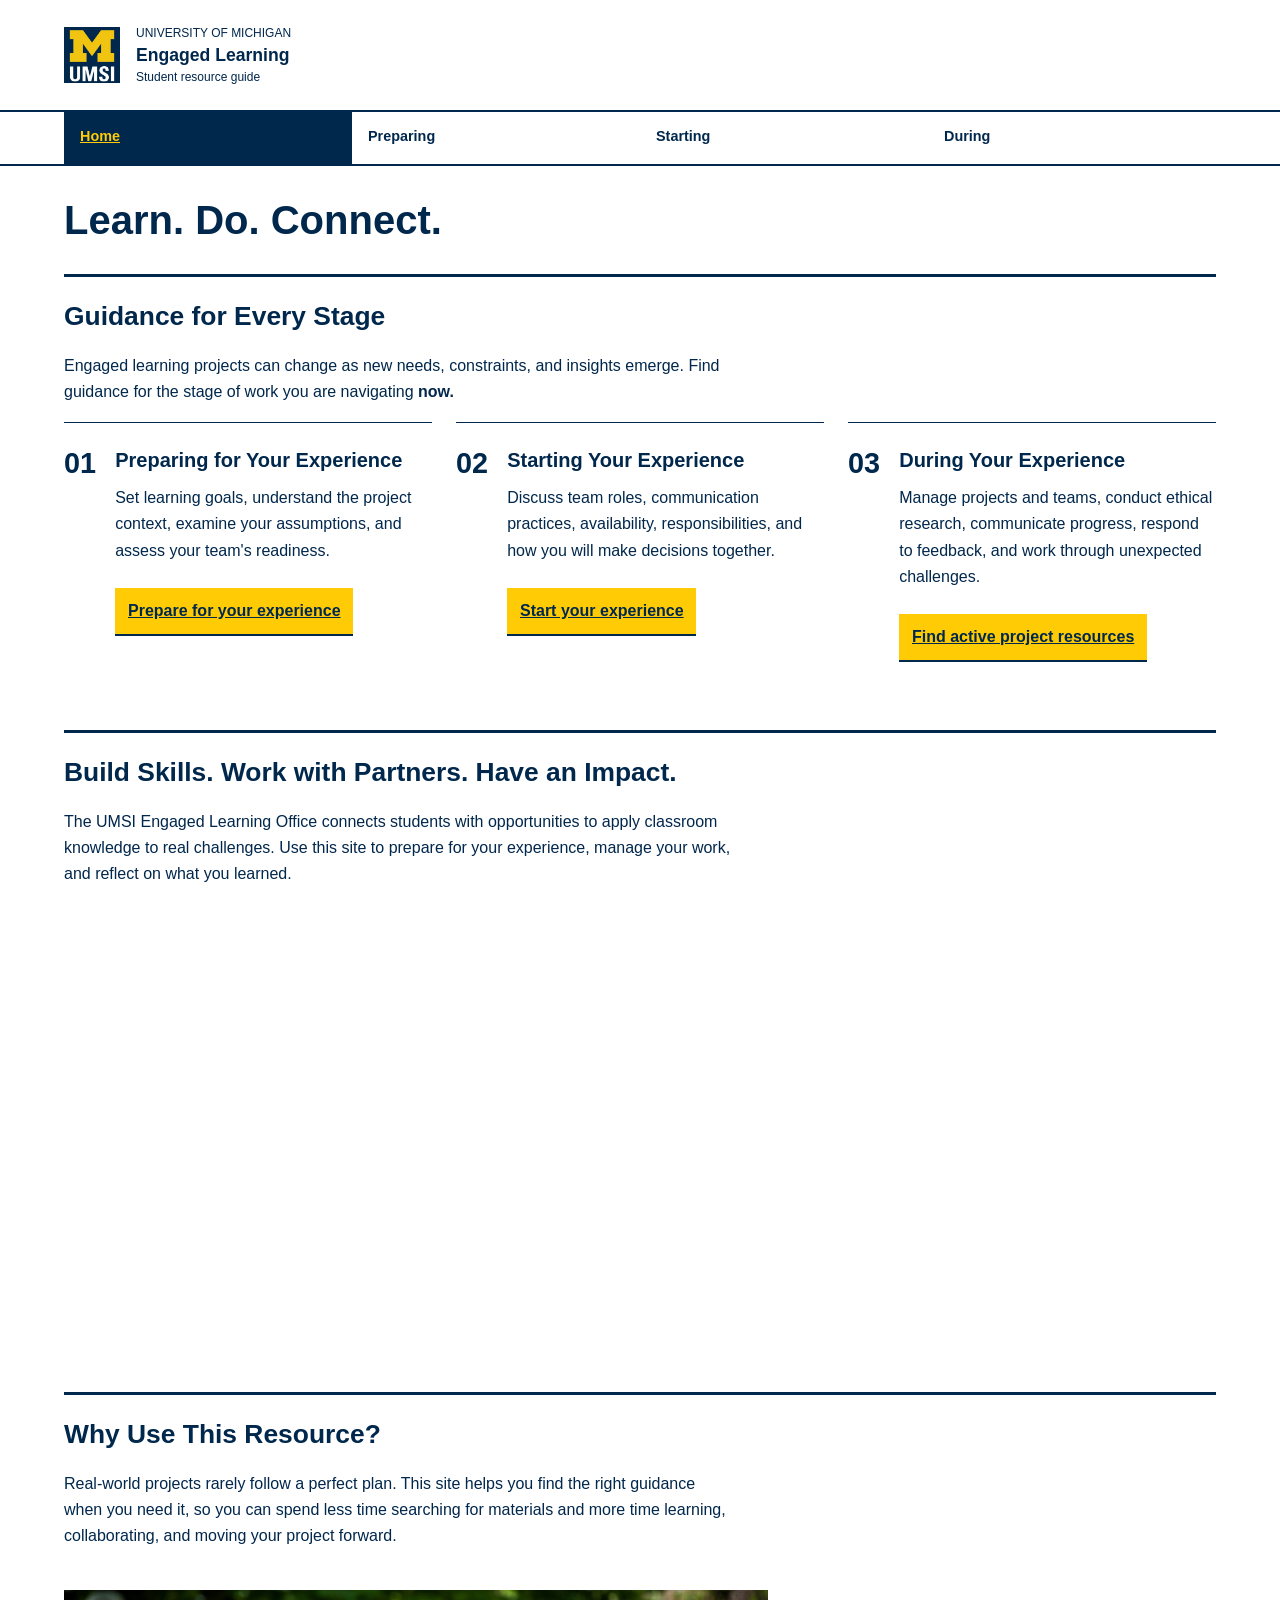
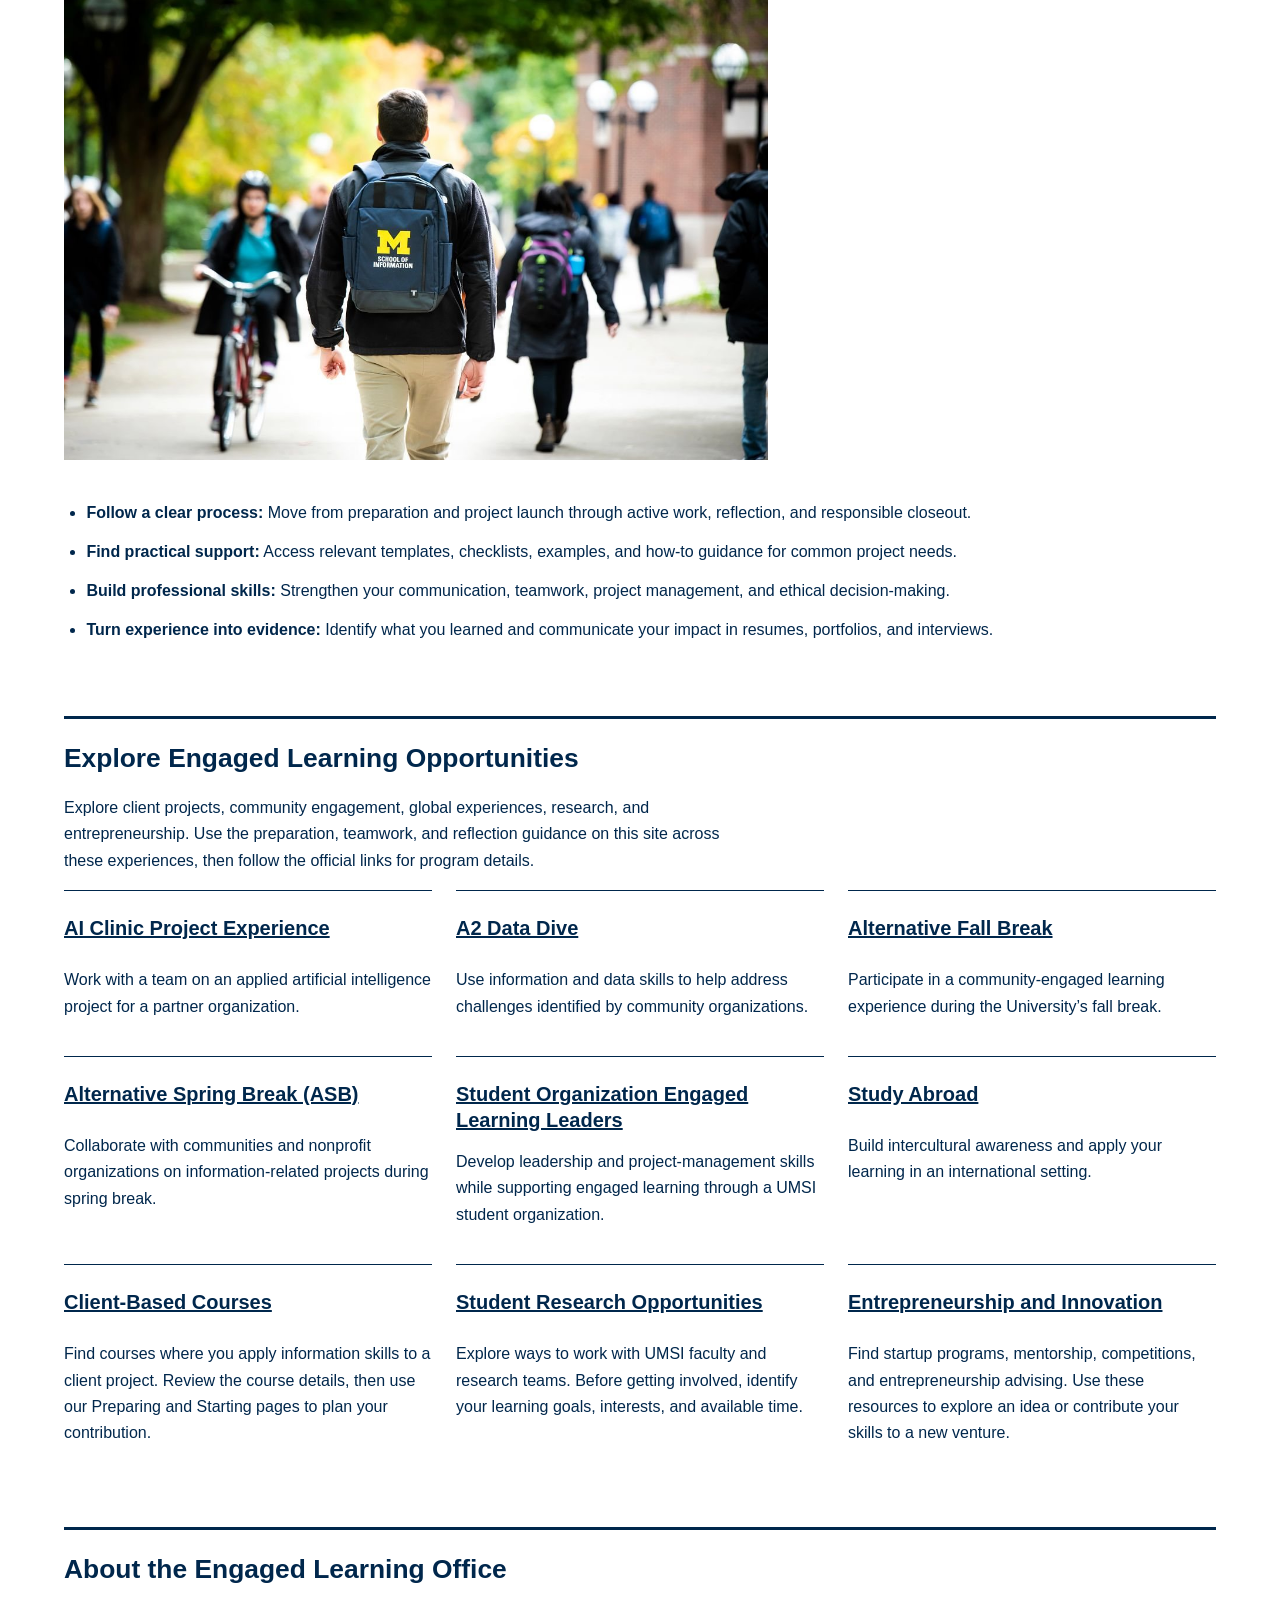
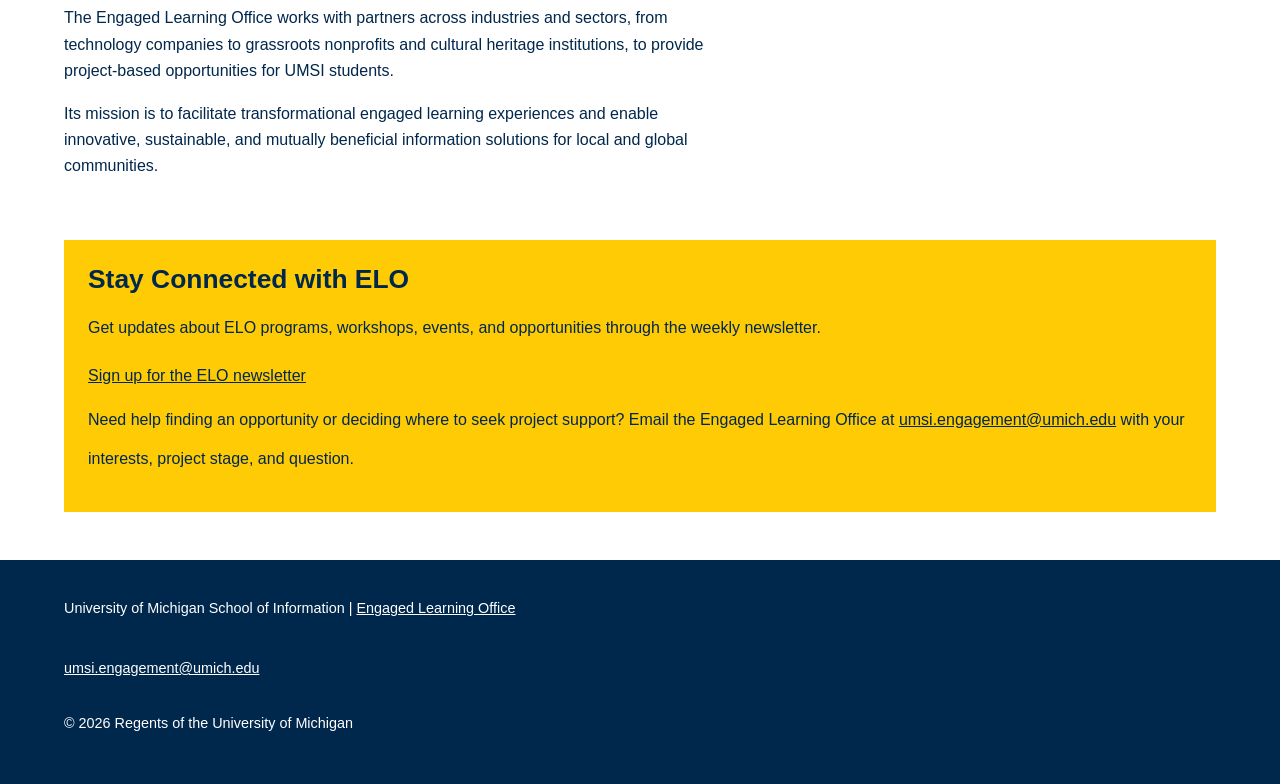
<file: index.html>
<!DOCTYPE html>
<!-- Adapted from course materials and the student's first deliverable; HTML/content revisions assisted by OpenAI Codex.
     Course starter: https://github.com/UMSIComplexWebDesign/client_project_starter_f26 -->

<html lang="en">
<head>
    <meta charset="UTF-8">
    <meta name="viewport" content="width=device-width, initial-scale=1.0">
    <title>Learn. Do. Connect. | UMSI Engaged Learning</title>
    <link rel="stylesheet" href="css/html5reset.css"><link rel="stylesheet" href="css/style.css">
</head>
<body>

    <header>
  <a href="#main" class="skip-link">Skip to Main Content</a>
        <div class="masthead"><img src="images/umsi_signature_vertical_informal_solidblue.jpg" alt="University of Michigan School of Information" width="400" height="400">
        <p class="brand">UNIVERSITY OF MICHIGAN<strong>Engaged Learning</strong>Student resource guide</p></div><nav aria-label="Main navigation">
            <ul>
                <li><a href="index.html" aria-current="page">Home</a></li>
                <li><a href="prep.html">Preparing</a></li>
                <li><a href="starting.html">Starting</a></li>
                <li><a href="during.html">During</a></li>
            </ul>
        </nav>
    </header>
    <main id="main" tabindex="-1">
    <section class="hero" aria-labelledby="page-title"><h1 id="page-title">Learn. Do. Connect.</h1>

    </section><section class="stage-links">
    <h2>Guidance for Every Stage</h2>
    <p>Engaged learning projects can change as new needs, constraints, and insights emerge. Find guidance for the stage of work you are navigating <strong>now.</strong></p>
    
    <article class="step">
      <span class="step-number" aria-hidden="true">01</span><h3>Preparing for Your Experience</h3>
      <p>Set learning goals, understand the project context, examine your assumptions, and assess your team's readiness.</p>
      <a href="prep.html">Prepare for your experience</a>
    </article>

    <article class="step">
      <span class="step-number" aria-hidden="true">02</span><h3>Starting Your Experience</h3>
      <p>Discuss team roles, communication practices, availability, responsibilities, and how you will make decisions together.</p>
      <a href="starting.html">Start your experience</a>
    </article>

    <article class="step">
      <span class="step-number" aria-hidden="true">03</span><h3>During Your Experience</h3>
      <p>Manage projects and teams, conduct ethical research, communicate progress, respond to feedback, and work through unexpected challenges.</p>
      <a href="during.html">Find active project resources</a>
    </article>
  </section>

   <section>
      <h2>Build Skills. Work with Partners. Have an Impact.</h2>
      <p>
       The UMSI Engaged Learning Office connects students with opportunities to apply classroom knowledge to real challenges. Use this site to prepare for your experience, manage your work, and reflect on what you learned.
      </p>

      <iframe width="560" height="315" src="https://www.youtube.com/embed/81ZO9RfIJEQ?si=tBp82YWZMl1u7CVS" title="UMSI students engage with real clients and real challenges" loading="lazy" allow="accelerometer; autoplay; clipboard-write; encrypted-media; gyroscope; picture-in-picture; web-share" referrerpolicy="strict-origin-when-cross-origin" allowfullscreen></iframe>
         
    </section>

<section>
    <h2>Why Use This Resource?</h2>

    <p>Real-world projects rarely follow a perfect plan. This site helps you find the right guidance when you need it, so you can spend less time searching for materials and more time learning, collaborating, and moving your project forward.
    </p>
        <img src="images/umsi_campusfall_umsibackpack_02.jpg" alt="A student walks across campus wearing a University of Michigan School of Information backpack." width="1200" height="801" loading="lazy" decoding="async">
    <ul>
        <li><strong>Follow a clear process:</strong> Move from preparation and project launch through active work, reflection, and responsible closeout.</li>
        <li><strong>Find practical support:</strong> Access relevant templates, checklists, examples, and how-to guidance for common project needs.</li>
        <li><strong>Build professional skills:</strong> Strengthen your communication, teamwork, project management, and ethical decision-making.</li>
        <li><strong>Turn experience into evidence:</strong> Identify what you learned and communicate your impact in resumes, portfolios, and interviews.</li>
    </ul>
</section>

 <section class="programs">
    <h2>Explore Engaged Learning Opportunities</h2>
    <p>Explore client projects, community engagement, global experiences, research, and entrepreneurship. Use the preparation, teamwork, and reflection guidance on this site across these experiences, then follow the official links for program details.</p>
    <article>
    <h3><a href="https://mcompass.umich.edu/_portal/tds-program-brochure?programid=12810">AI Clinic Project Experience</a></h3>
    <p>Work with a team on an applied artificial intelligence project for a partner organization.</p>
    </article>

    <article>
    <h3><a href="https://mcompass.umich.edu/_portal/tds-program-brochure?programid=12556">A2 Data Dive</a></h3>
    <p>Use information and data skills to help address challenges identified by community organizations.</p>
    </article>

     <article>
      <h3><a href="https://mcompass.umich.edu/_portal/tds-program-brochure?programid=11297">Alternative Fall Break</a></h3>
      <p>Participate in a community-engaged learning experience during the University’s fall break.</p>
    </article>

    <article>
      <h3><a href="https://mcompass.umich.edu/_portal/tds-program-brochure?programid=10621">Alternative Spring Break (ASB)</a></h3>
       <p>Collaborate with communities and nonprofit organizations on information-related projects during spring break.</p>
    </article>

    <article>
      <h3><a href="https://mcompass.umich.edu/_portal/tds-program-brochure?programid=12294">Student Organization Engaged Learning Leaders</a></h3>
       <p>Develop leadership and project-management skills while supporting engaged learning through a UMSI student organization.</p>
    </article>

    <article>
      <h3><a href="https://www.si.umich.edu/student-life/study-abroad">Study Abroad</a></h3>
      <p>Build intercultural awareness and apply your learning in an international setting. </p>
    </article>
    
    <article>
      <h3><a href="https://www.si.umich.edu/programs/engaged-learning/client-based-courses">Client-Based Courses</a></h3>
      <p>Find courses where you apply information skills to a client project. Review the course details, then use our Preparing and Starting pages to plan your contribution.</p>
    </article>
    <article>
      <h3><a href="https://www.si.umich.edu/research/student-research-opportunities">Student Research Opportunities</a></h3>
      <p>Explore ways to work with UMSI faculty and research teams. Before getting involved, identify your learning goals, interests, and available time.</p>
    </article>
    <article>
      <h3><a href="https://www.si.umich.edu/programs/engaged-learning/entrepreneurship-and-innovation-opportunities">Entrepreneurship and Innovation</a></h3>
      <p>Find startup programs, mentorship, competitions, and entrepreneurship advising. Use these resources to explore an idea or contribute your skills to a new venture.</p>
    </article>
   </section>
  <section>
    <h2>About the Engaged Learning Office</h2>
    <p>The Engaged Learning Office works with partners across industries and sectors, from technology companies to grassroots nonprofits and cultural heritage institutions, to provide project-based opportunities for UMSI students.</p>
    <p>Its mission is to facilitate transformational engaged learning experiences and enable innovative, sustainable, and mutually beneficial information solutions for local and global communities.</p>
  </section>
  <aside>
    <h2>Stay Connected with ELO</h2>
    <p>Get updates about ELO programs, workshops, events, and opportunities through the weekly newsletter.</p>
    <div>
       <a href="https://umsi.info/elo-newsletter"> Sign up for the ELO newsletter</a>
    </div>
    <p>Need help finding an opportunity or deciding where to seek project support? Email the Engaged Learning Office at <a href="mailto:umsi.engagement@umich.edu">umsi.engagement@umich.edu</a> with your interests, project stage, and question.</p>
  </aside>


        
    </main>
    <footer>
        <p>University of Michigan School of Information | <a href="https://www.si.umich.edu/programs/engaged-learning/about-engaged-learning-office">Engaged Learning Office </a></p>
      <address>
        <a href="mailto:umsi.engagement@umich.edu">umsi.engagement@umich.edu</a>
      </address>
      <p>© 2026 Regents of the University of Michigan</p>
    </footer>
</body>
</html>
</file>
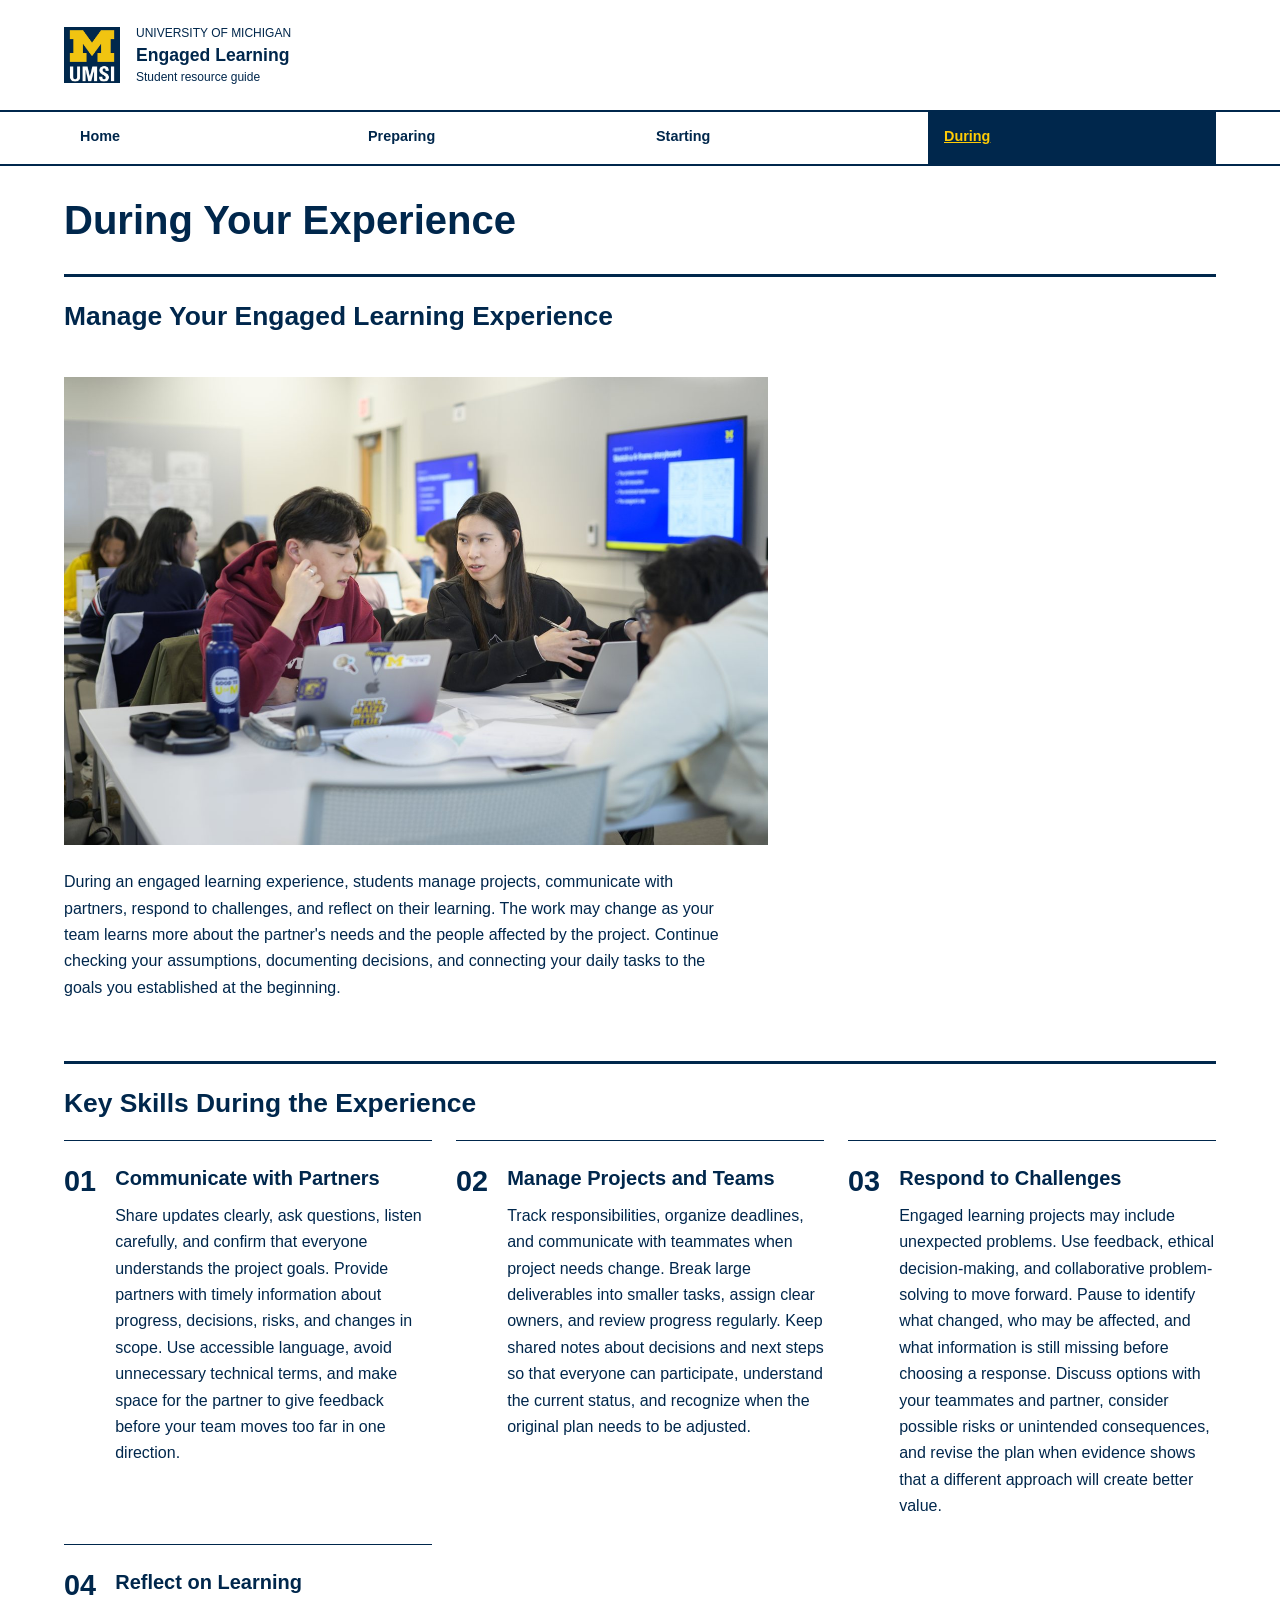
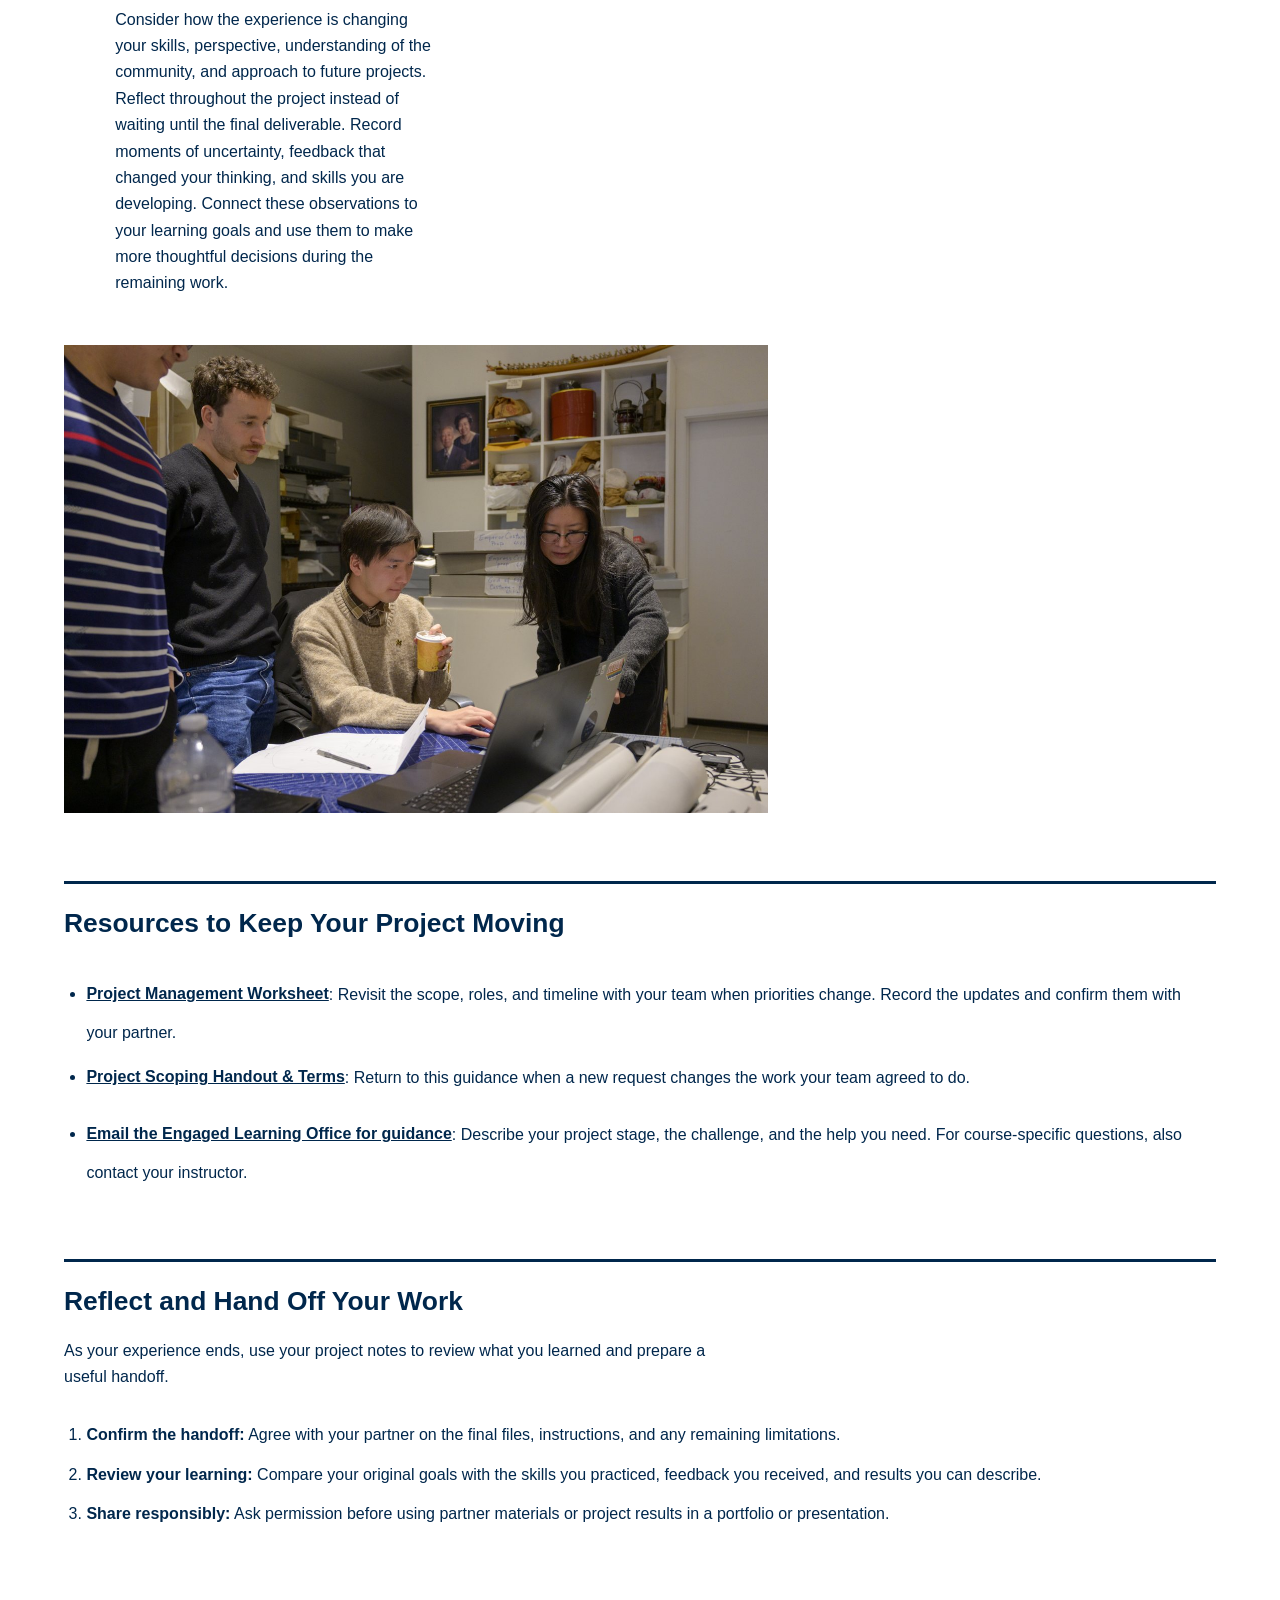
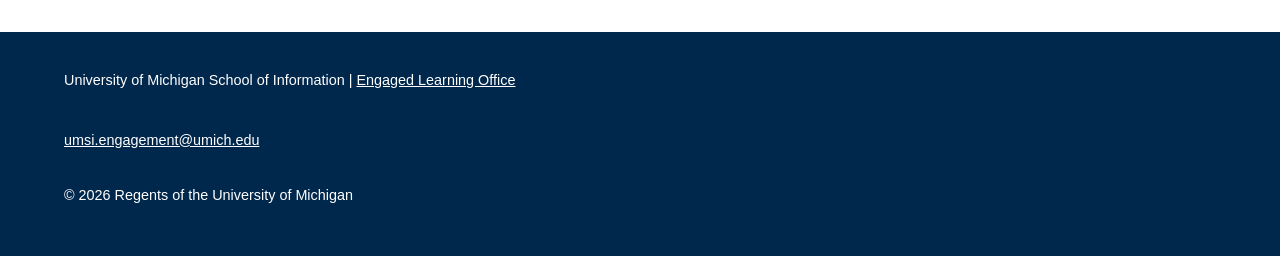
<file: during.html>
<!DOCTYPE html>
<!-- Adapted from course materials and the student's first deliverable; HTML/content revisions assisted by OpenAI Codex.
     Course starter: https://github.com/UMSIComplexWebDesign/client_project_starter_f26 -->

<html lang="en">

<head>
  <meta charset="UTF-8">
  <meta name="viewport" content="width=device-width, initial-scale=1.0">
  <title>During Your Experience | UMSI</title>
  <link rel="stylesheet" href="css/html5reset.css"><link rel="stylesheet" href="css/style.css">
</head>

<body>

  <header>

    <a href="#main" class="skip-link">Skip to Main Content</a>
    <div class="masthead"><img src="images/umsi_signature_vertical_informal_solidblue.jpg" alt="University of Michigan School of Information" width="400" height="400">
    <p class="brand">UNIVERSITY OF MICHIGAN<strong>Engaged Learning</strong>Student resource guide</p></div><nav aria-label="Main navigation">
            <ul>
                <li><a href="index.html">Home</a></li>
                <li><a href="prep.html">Preparing</a></li>
                <li><a href="starting.html">Starting</a></li>
                <li><a href="during.html" aria-current="page">During</a></li>
            </ul>
        </nav>
    </header>
  <main id="main" tabindex="-1">

    <section class="hero" aria-labelledby="page-title"><h1 id="page-title">During Your Experience</h1>
  </section><section>
      <h2>Manage Your Engaged Learning Experience</h2>
      <img src="images/during_discussion.jpg" alt="Students discuss a project around a table with laptops and notes." width="1400" height="931" loading="lazy" decoding="async">
      <p>
        During an engaged learning experience, students manage projects, communicate with partners, respond to
        challenges, and reflect on their learning. The work may change as your team learns more about the partner's
        needs and the people affected by the project. Continue checking your assumptions, documenting decisions, and
        connecting your daily tasks to the goals you established at the beginning.
      </p>
    </section>

    

    <section>
      <h2>Key Skills During the Experience</h2>

      <article class="step">
        <span class="step-number" aria-hidden="true">01</span><h3>Communicate with Partners</h3>
        <p>Share updates clearly, ask questions, listen carefully, and confirm that everyone understands the project
          goals. Provide partners with timely information about progress, decisions, risks, and changes in scope. Use
          accessible language, avoid unnecessary technical terms, and make space for the partner to give feedback before
          your team moves too far in one direction.</p>
      </article>

      <article class="step">
        <span class="step-number" aria-hidden="true">02</span><h3>Manage Projects and Teams</h3>
        <p>Track responsibilities, organize deadlines, and communicate with teammates when project needs change. Break
          large deliverables into smaller tasks, assign clear owners, and review progress regularly. Keep shared notes
          about decisions and next steps so that everyone can participate, understand the current status, and recognize
          when the original plan needs to be adjusted.</p>
      </article>

      <article class="step">
        <span class="step-number" aria-hidden="true">03</span><h3>Respond to Challenges</h3>
        <p>
          Engaged learning projects may include unexpected problems. Use feedback, ethical decision-making, and
          collaborative problem-solving to move forward. Pause to identify what changed, who may be affected, and what
          information is still missing before choosing a response. Discuss options with your teammates and partner,
          consider possible risks or unintended consequences, and revise the plan when evidence shows that a different
          approach will create better value.
        </p>
      </article>



      <article class="step">
        <span class="step-number" aria-hidden="true">04</span><h3>Reflect on Learning</h3>
        <p>
          Consider how the experience is changing your skills, perspective, understanding of the community, and
          approach to future projects. Reflect throughout the project instead of waiting until the final deliverable.
          Record moments of uncertainty, feedback that changed your thinking, and skills you are developing. Connect
          these observations to your learning goals and use them to make more thoughtful decisions during the remaining
          work.
        </p>
      </article>
      
      <img src="images/during_partner.jpg" alt="Several people review a laptop together in a museum workspace." width="1400" height="931" loading="lazy" decoding="async">
    </section>


    
    <section class="resource-list">
      <h2>Resources to Keep Your Project Moving</h2>
      <ul>
        <li><a href="https://docs.google.com/document/d/1twc-7TYWmb_PNrOBiDI1NuJqJAuhluTICr22GRd_NLc/edit?usp=drive_link">Project Management Worksheet</a>: Revisit the scope, roles, and timeline with your team when priorities change. Record the updates and confirm them with your partner.</li>
        <li><a href="https://docs.google.com/document/d/1TrEDolwmOIlXgYgAP9VvlOGoYOwFfe6KxzZOgZSVYVw/edit?usp=drive_link">Project Scoping Handout &amp; Terms</a>: Return to this guidance when a new request changes the work your team agreed to do.</li>
        <li><a href="mailto:umsi.engagement@umich.edu">Email the Engaged Learning Office for guidance</a>: Describe your project stage, the challenge, and the help you need. For course-specific questions, also contact your instructor.</li>
      </ul>
    </section>
    <section>
      <h2>Reflect and Hand Off Your Work</h2>
      <p>As your experience ends, use your project notes to review what you learned and prepare a useful handoff.</p>
      <ol>
        <li><strong>Confirm the handoff:</strong> Agree with your partner on the final files, instructions, and any remaining limitations.</li>
        <li><strong>Review your learning:</strong> Compare your original goals with the skills you practiced, feedback you received, and results you can describe.</li>
        <li><strong>Share responsibly:</strong> Ask permission before using partner materials or project results in a portfolio or presentation.</li>
      </ol>
    </section>

    
  </main>
  <footer>
        <p>University of Michigan School of Information | <a href="https://www.si.umich.edu/programs/engaged-learning/about-engaged-learning-office">Engaged Learning Office </a></p>
      <address>
        <a href="mailto:umsi.engagement@umich.edu">umsi.engagement@umich.edu</a>
      </address>
      <p>© 2026 Regents of the University of Michigan</p>
    </footer>

</body>

</html>
</file>
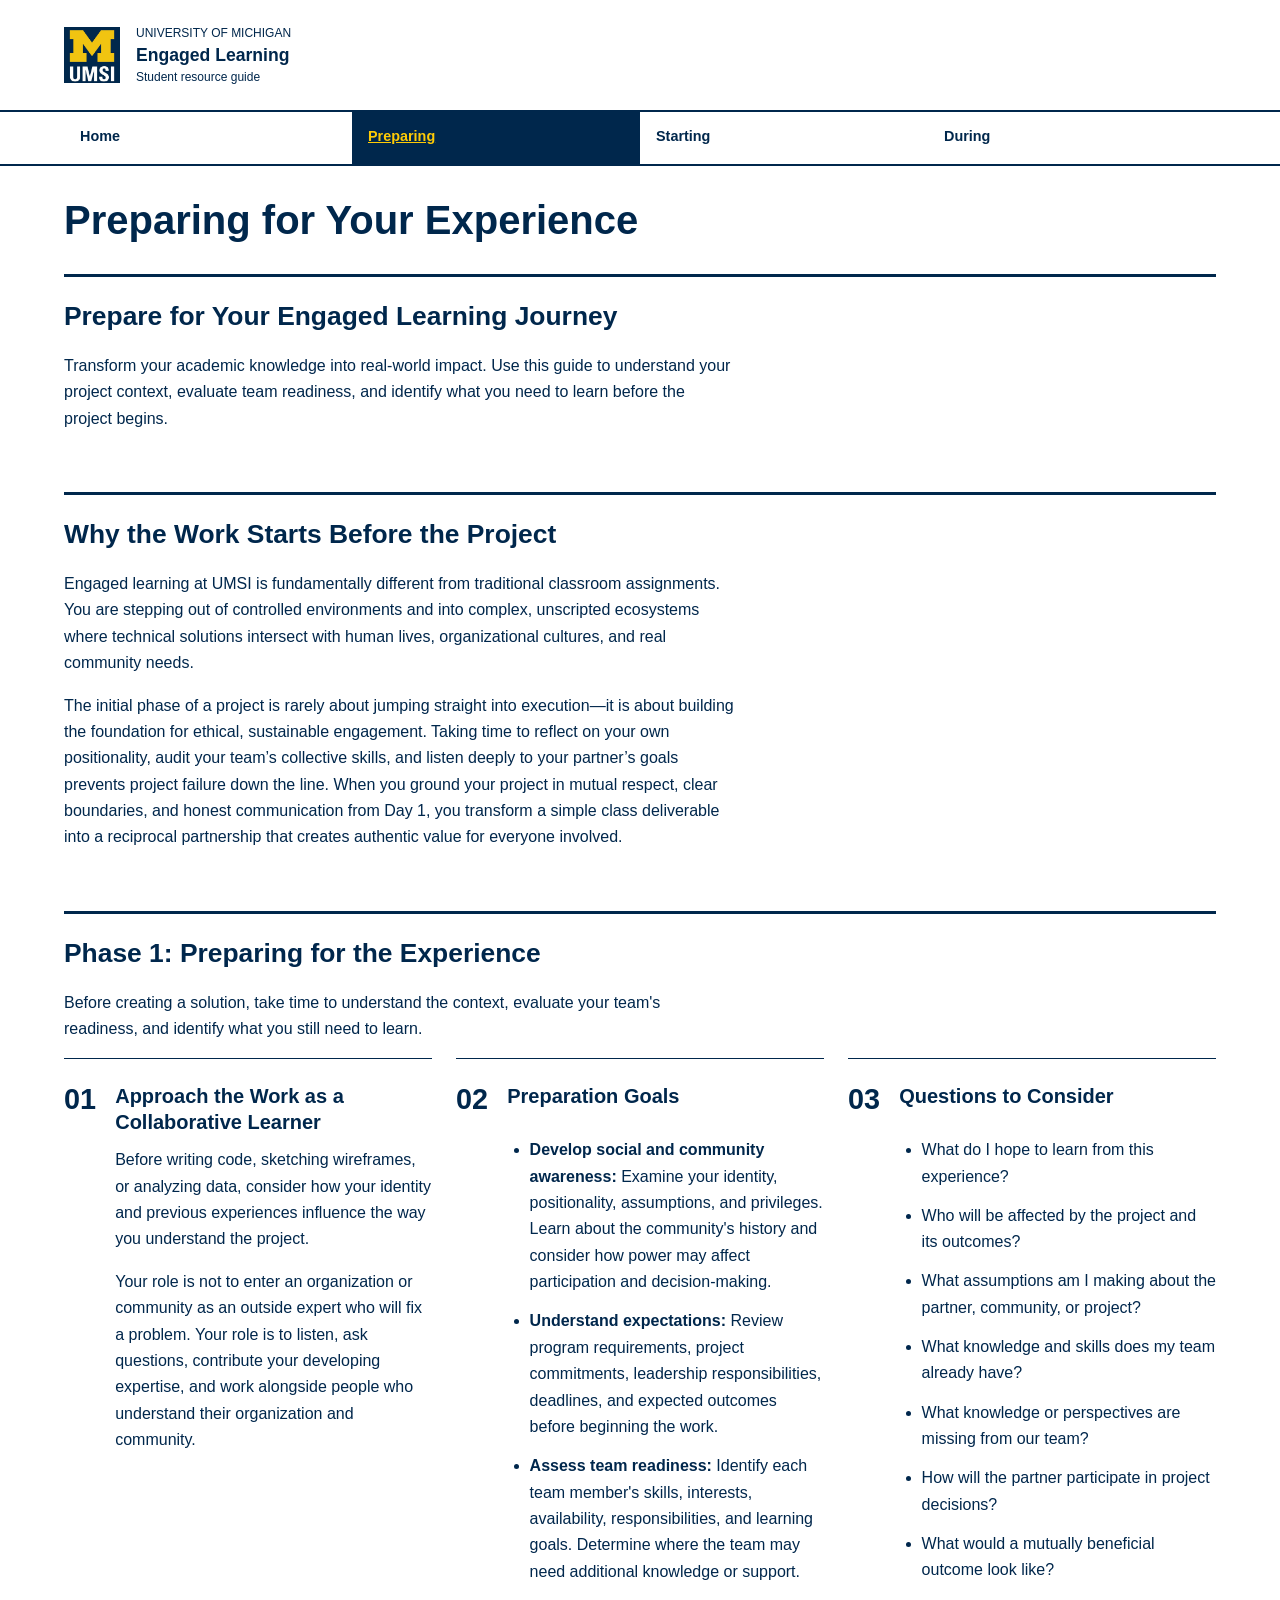
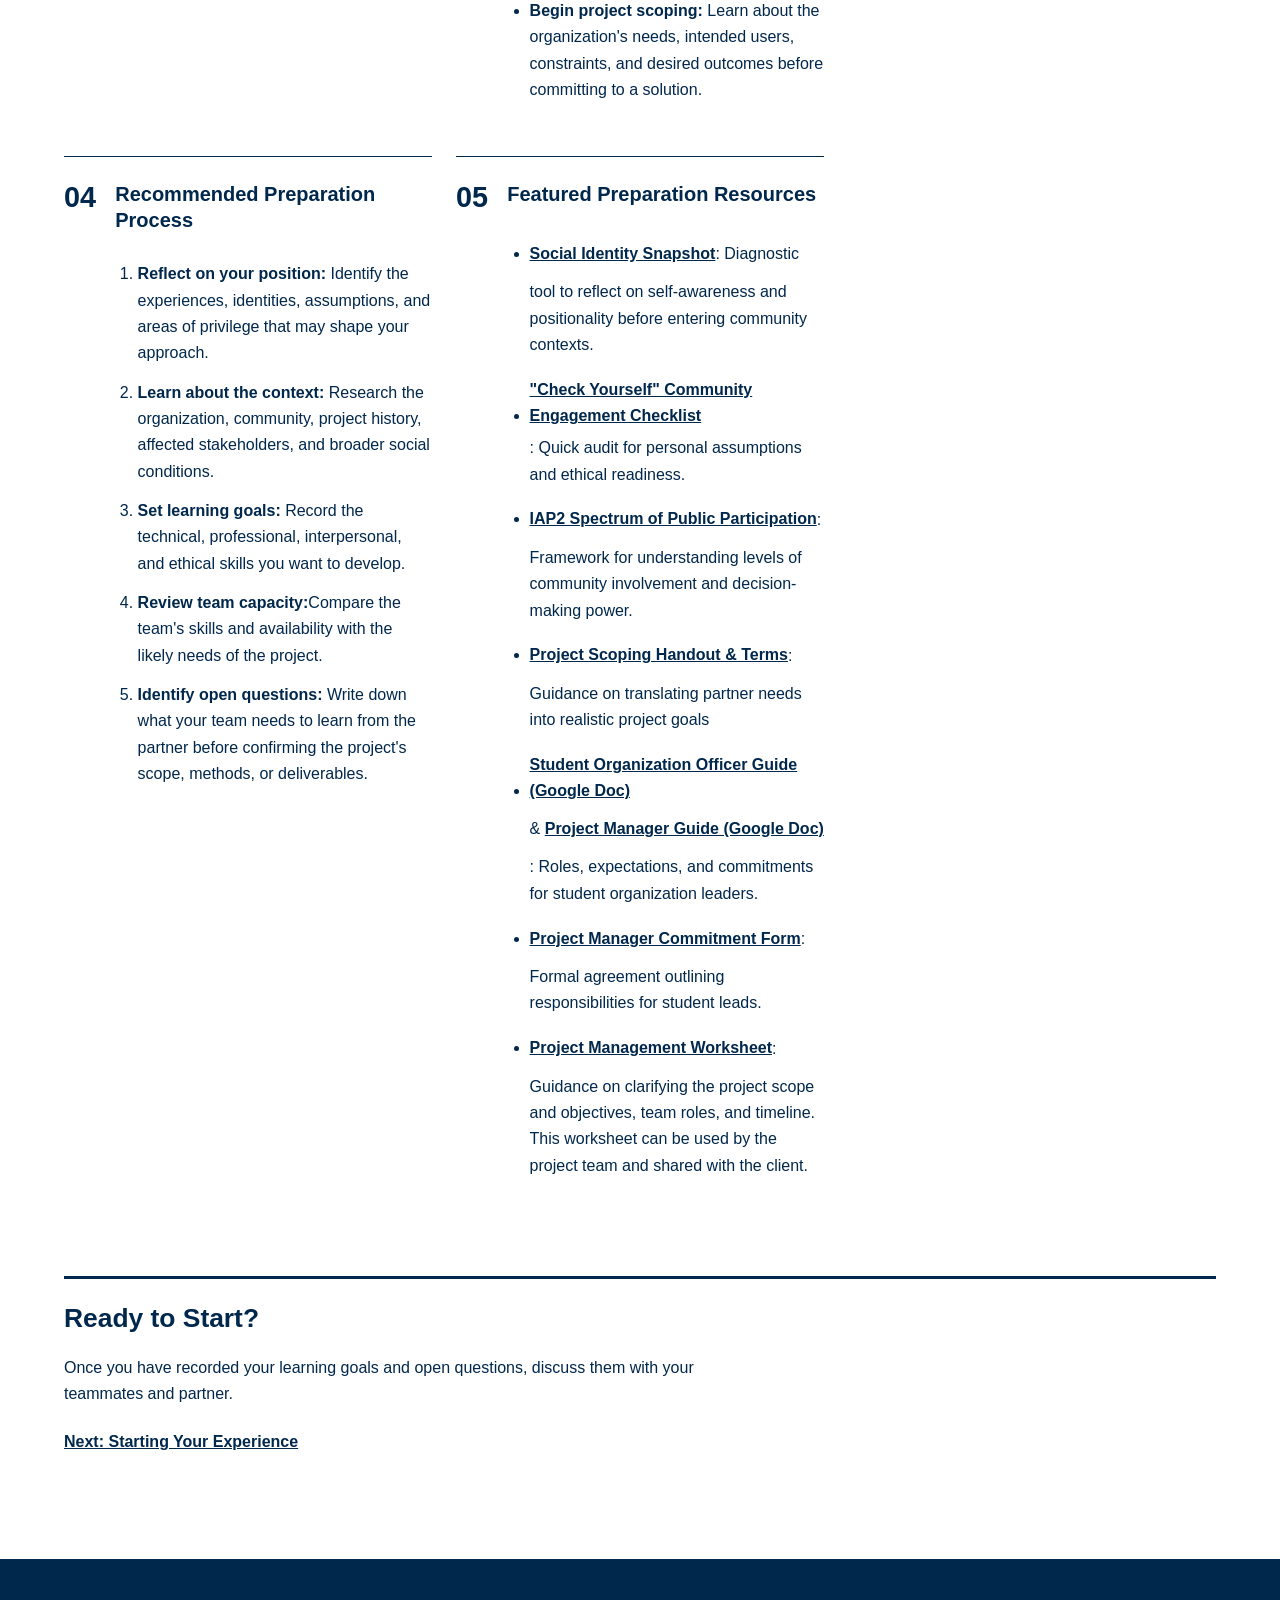
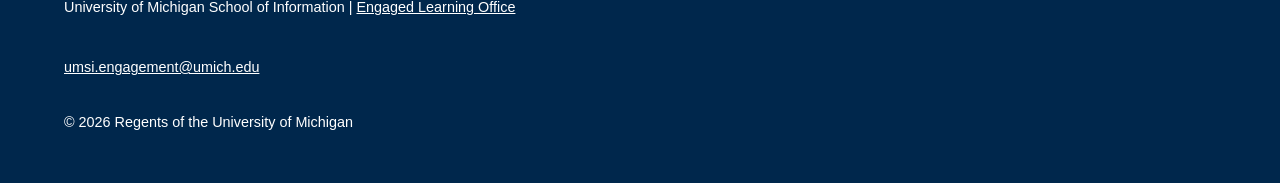
<file: prep.html>
<!DOCTYPE html>
<!-- Adapted from course materials and the student's first deliverable; HTML/content revisions assisted by OpenAI Codex.
     Course starter: https://github.com/UMSIComplexWebDesign/client_project_starter_f26 -->

<html lang="en">
<head>
    <meta charset="UTF-8">
    <meta name="viewport" content="width=device-width, initial-scale=1.0">
    <title>Preparing for Your Experience | UMSI</title>
    <link rel="stylesheet" href="css/html5reset.css"><link rel="stylesheet" href="css/style.css">
</head>
<body>

    <header>

  <a href="#main" class="skip-link">Skip to Main Content</a>
        <div class="masthead"><img src="images/umsi_signature_vertical_informal_solidblue.jpg" alt="University of Michigan School of Information" width="400" height="400">
        <p class="brand">UNIVERSITY OF MICHIGAN<strong>Engaged Learning</strong>Student resource guide</p></div><nav aria-label="Main navigation">
            <ul>
                <li><a href="index.html">Home</a></li>
                <li><a href="prep.html" aria-current="page">Preparing</a></li>
                <li><a href="starting.html">Starting</a></li>
                <li><a href="during.html">During</a></li>
            </ul>
        </nav>
    </header>

<main id="main" tabindex="-1">
  
<section class="hero" aria-labelledby="page-title"><h1 id="page-title">Preparing for Your Experience</h1>
  </section><section>
  <h2>Prepare for Your Engaged Learning Journey</h2>
  <p>Transform your academic knowledge into real-world impact. Use this guide to understand your project context, evaluate team readiness, and identify what you need to learn before the project begins.</p>
</section>

<section>
  <h2>Why the Work Starts Before the Project</h2>
  <p>Engaged learning at UMSI is fundamentally different from traditional classroom assignments. You are stepping out of controlled environments and into complex, unscripted ecosystems where technical solutions intersect with human lives, organizational cultures, and real community needs.</p>
  <p>The initial phase of a project is rarely about jumping straight into execution—it is about building the foundation for ethical, sustainable engagement. Taking time to reflect on your own positionality, audit your team’s collective skills, and listen deeply to your partner’s goals prevents project failure down the line. When you ground your project in mutual respect, clear boundaries, and honest communication from Day 1, you transform a simple class deliverable into a reciprocal partnership that creates authentic value for everyone involved.</p>


</section>

<section>
  <h2>Phase 1: Preparing for the Experience</h2>
  <p>Before creating a solution, take time to understand the context, evaluate your team's readiness, and identify what you still need to learn.</p>
  <article class="step">
    <span class="step-number" aria-hidden="true">01</span><h3>Approach the Work as a Collaborative Learner</h3>
    <p>Before writing code, sketching wireframes, or analyzing data, consider how your identity and previous experiences influence the way you understand the project.</p>
    <p>Your role is not to enter an organization or community as an outside expert who will fix a problem. Your role is to listen, ask questions, contribute your developing expertise, and work alongside people who understand their organization and community.</p>
  </article>

  <article class="step">
    <span class="step-number" aria-hidden="true">02</span><h3>Preparation Goals</h3>
    <ul>
      <li><strong>Develop social and community awareness:</strong> Examine your identity, positionality, assumptions, and privileges. Learn about the community's history and consider how power may affect participation and decision-making.
      </li>
      <li><strong>Understand expectations:</strong> Review program requirements, project commitments, leadership responsibilities, deadlines, and expected outcomes before beginning the work.</li>
      <li><strong>Assess team readiness:</strong> Identify each team member's skills, interests, availability, responsibilities, and learning goals. Determine where the team may need additional knowledge or support.</li>
      <li><strong>Begin project scoping:</strong> Learn about the organization's needs, intended users, constraints, and desired outcomes before committing to a solution.
      </li>
    </ul>
  </article>

  <article class="step">
    <span class="step-number" aria-hidden="true">03</span><h3>Questions to Consider</h3>
    <ul>
      <li>What do I hope to learn from this experience?</li>
      <li>Who will be affected by the project and its outcomes?</li>
      <li>What assumptions am I making about the partner, community, or project?</li>
      <li>What knowledge and skills does my team already have?</li>
      <li>What knowledge or perspectives are missing from our team?</li>
      <li>How will the partner participate in project decisions?</li>
      <li>What would a mutually beneficial outcome look like?</li>
    </ul>
  </article>

  <article class="step">
    <span class="step-number" aria-hidden="true">04</span><h3>Recommended Preparation Process</h3>
    <ol>
      <li><strong>Reflect on your position:</strong> Identify the experiences, identities, assumptions, and areas of privilege that may shape your approach.</li>
      <li><strong>Learn about the context:</strong> Research the organization, community, project history, affected stakeholders, and broader social conditions.</li>
      <li><strong>Set learning goals:</strong> Record the technical, professional, interpersonal, and ethical skills you want to develop.</li>
      <li><strong>Review team capacity:</strong>Compare the team's skills and availability with the likely needs of the project. </li>
      <li><strong>Identify open questions:</strong> Write down what your team needs to learn from the partner before confirming the project's scope, methods, or deliverables.
      </li>
    </ol>
  </article>

  <article class="step resource-list">
    <span class="step-number" aria-hidden="true">05</span><h3>Featured Preparation Resources</h3>
    <ul>
      <li><a href="https://sites.lsa.umich.edu/equitable-teaching/social-identity-snapshot">Social Identity Snapshot</a>: Diagnostic tool to reflect on self-awareness and positionality before entering community contexts.</li>
      <li><a href="https://docs.google.com/document/d/1Qt9YeStVwDHjwJhOLAz42JSNQR2lFMurdUtxtdrGkuc/edit?tab=t.0#heading=h.ch0bvccjkrzn">"Check Yourself" Community Engagement Checklist</a>: Quick audit for personal assumptions and ethical readiness.</li>
      <li><a href="https://drive.google.com/file/d/1zc1RNlrDxV51-muOERdDTnINQcquJpOA/view?usp=sharing">IAP2 Spectrum of Public Participation</a>: Framework for understanding levels of community involvement and decision-making power.</li>
      <li><a href="https://docs.google.com/document/d/1TrEDolwmOIlXgYgAP9VvlOGoYOwFfe6KxzZOgZSVYVw/edit?usp=drive_link">Project Scoping Handout &amp; Terms</a>: Guidance on translating partner needs into realistic project goals</li>
      <li><a href="https://docs.google.com/document/d/1AexsV_JeSd0kRUBbcifZpfBu6y6Zi8Y0iJScp1I3gkM/edit?usp=drive_link">Student Organization Officer Guide (Google Doc)</a> &amp; <a href="https://docs.google.com/document/u/0/d/1uwOOS0TrXWzcSShj8DUFpckWo0t1UNu_Q7WVbZnLhX0/edit">Project Manager Guide (Google Doc)</a>: Roles, expectations, and commitments for student organization leaders.</li>
      <li><a href="https://docs.google.com/document/d/1U4lCNGyWKJ3C2i_VgFqAR45Z4zF1FehuthuqT-M2wdI/edit?usp=drive_link">Project Manager Commitment Form</a>: Formal agreement outlining responsibilities for student leads.</li>
      <li><a href="https://docs.google.com/document/d/1twc-7TYWmb_PNrOBiDI1NuJqJAuhluTICr22GRd_NLc/edit?usp=drive_link">Project Management Worksheet</a>: Guidance on clarifying the project scope and objectives, team roles, and timeline. This worksheet can be used by the project team and shared with the client.</li>
    </ul>
  </article>
</section>



<section class="resource-list">
  <h2>Ready to Start?</h2>
  <p>Once you have recorded your learning goals and open questions, discuss them with your teammates and partner.</p>
  <p><a href="starting.html">Next: Starting Your Experience</a></p>
</section>


</main>
<footer>
        <p>University of Michigan School of Information | <a href="https://www.si.umich.edu/programs/engaged-learning/about-engaged-learning-office">Engaged Learning Office </a></p>
      <address>
        <a href="mailto:umsi.engagement@umich.edu">umsi.engagement@umich.edu</a>
      </address>
      <p>© 2026 Regents of the University of Michigan</p>
    </footer>
    
</body>

</html>
</file>
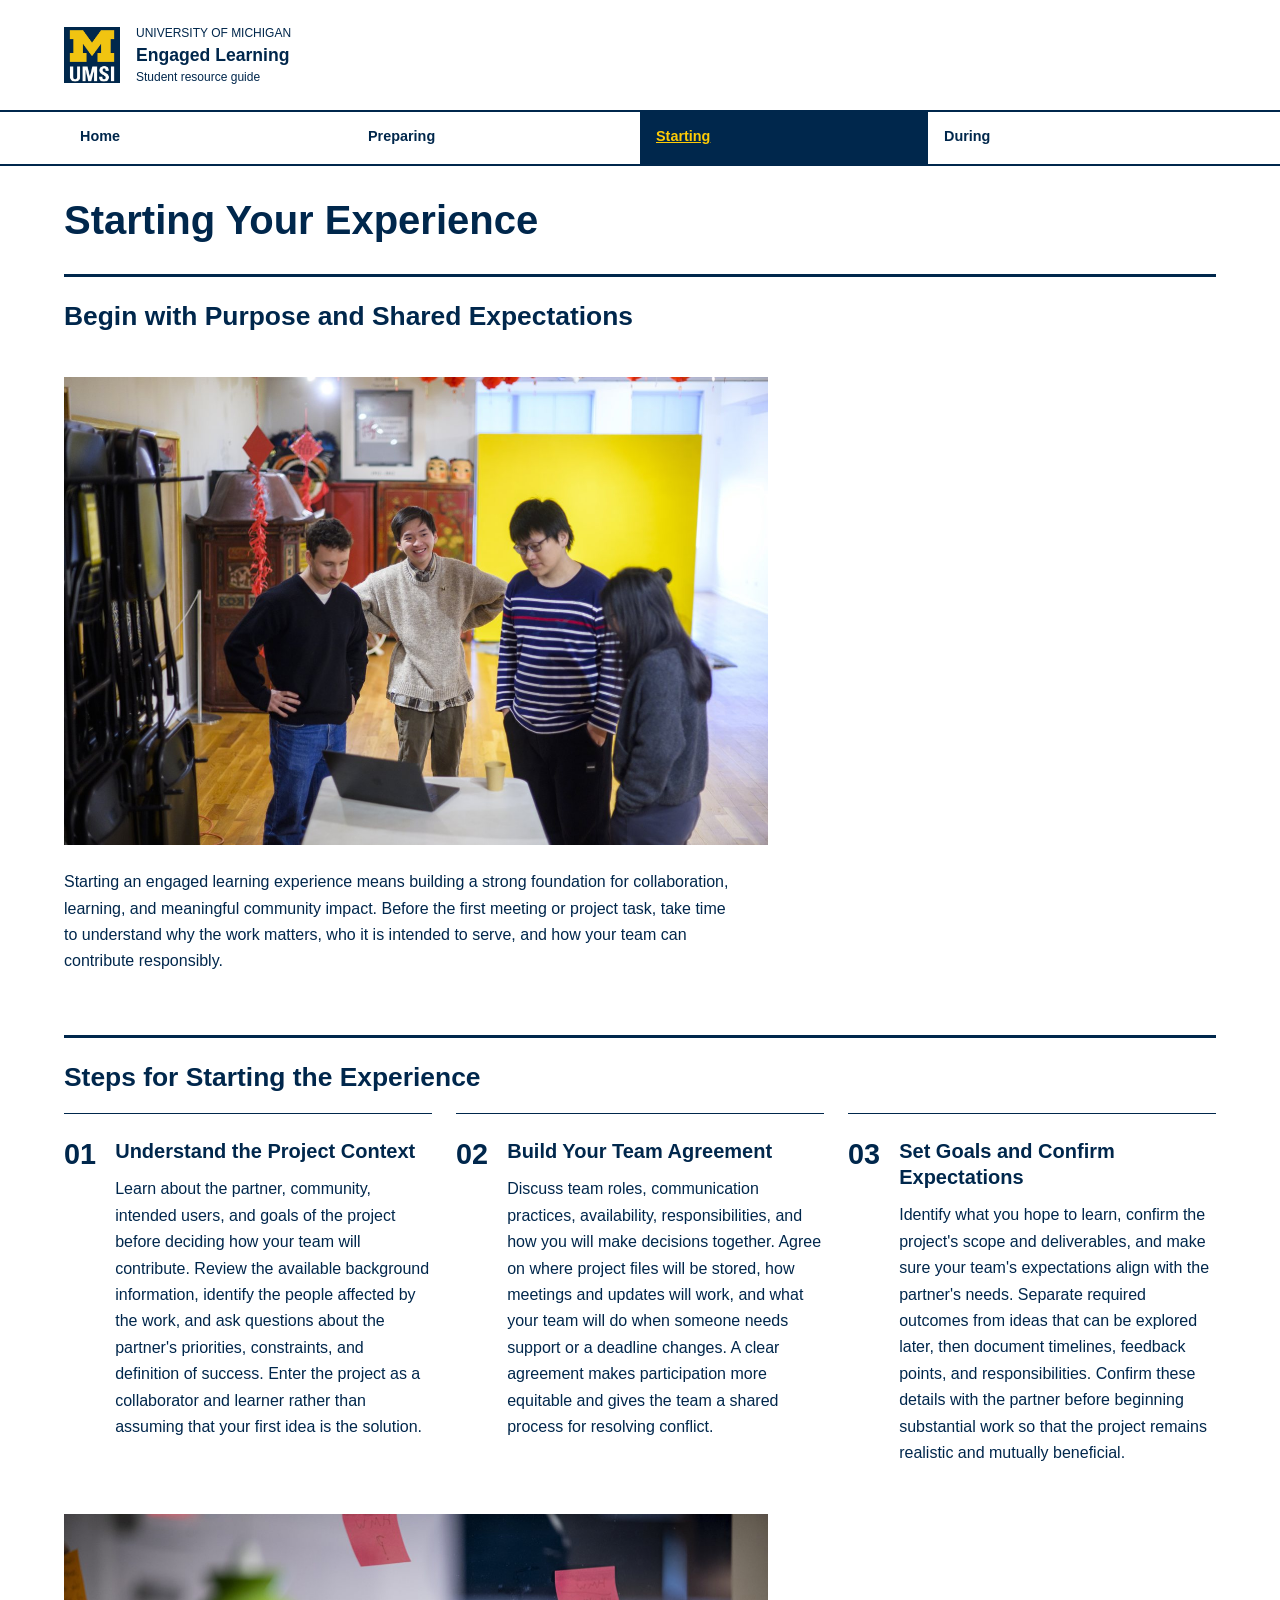
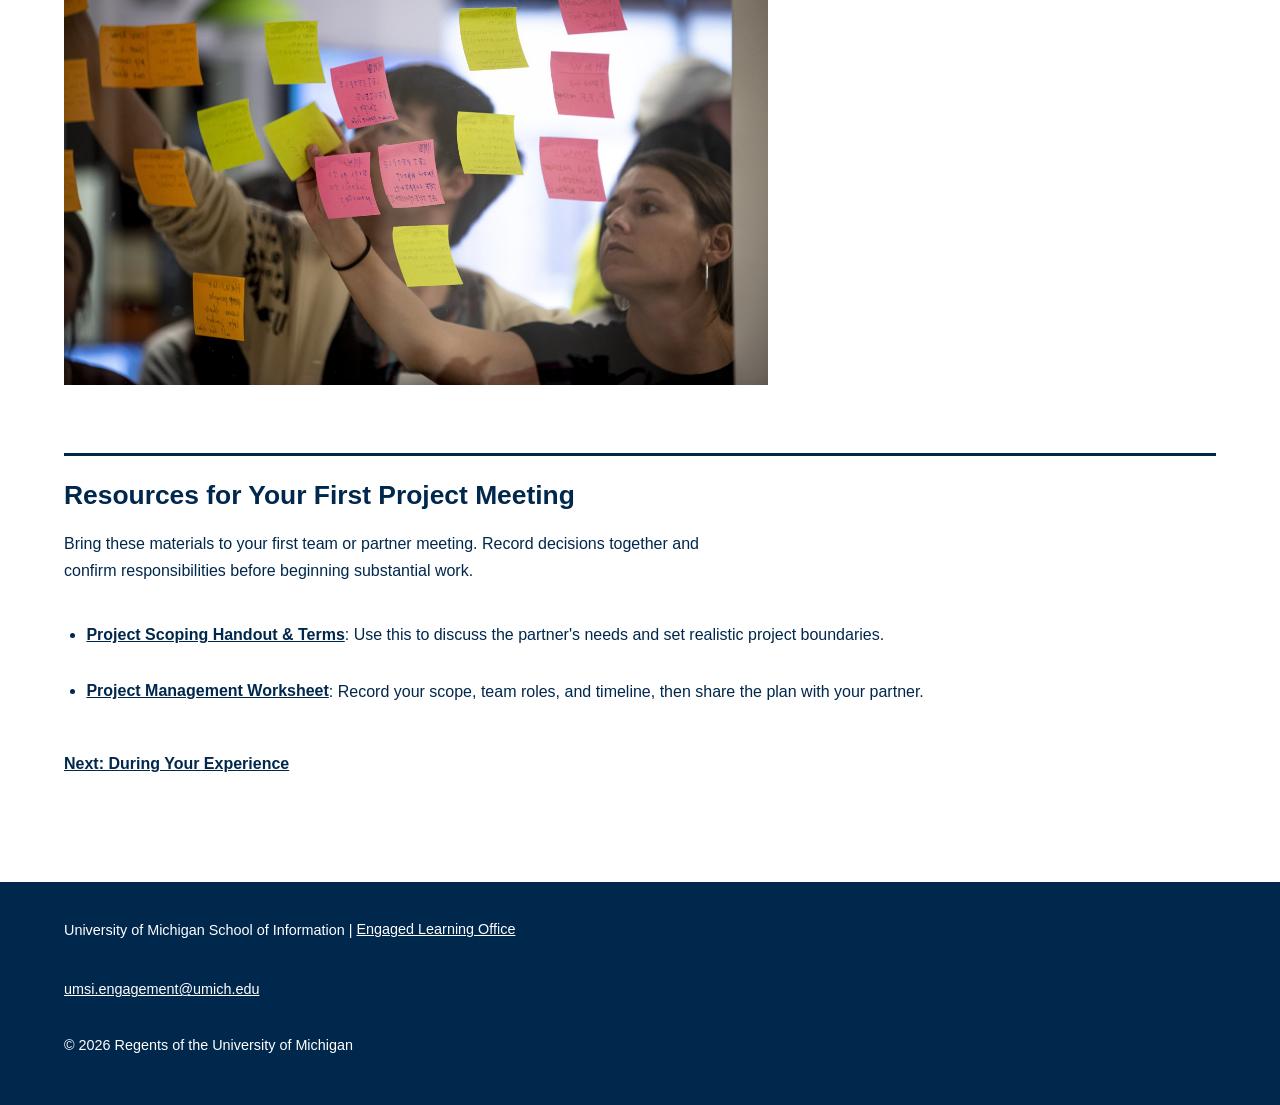
<file: starting.html>
<!DOCTYPE html>
<!-- Adapted from course materials and the student's first deliverable; HTML/content revisions assisted by OpenAI Codex.
     Course starter: https://github.com/UMSIComplexWebDesign/client_project_starter_f26 -->

<html lang="en">

<head>
  <meta charset="UTF-8">
  <meta name="viewport" content="width=device-width, initial-scale=1.0">
  <title>Starting Your Experience | UMSI</title>
  <link rel="stylesheet" href="css/html5reset.css"><link rel="stylesheet" href="css/style.css">
</head>

<body>

  <header>

    <a href="#main" class="skip-link">Skip to Main Content</a>
    <div class="masthead"><img src="images/umsi_signature_vertical_informal_solidblue.jpg" alt="University of Michigan School of Information" width="400" height="400">
    <p class="brand">UNIVERSITY OF MICHIGAN<strong>Engaged Learning</strong>Student resource guide</p></div><nav aria-label="Main navigation">
            <ul>
                <li><a href="index.html">Home</a></li>
                <li><a href="prep.html">Preparing</a></li>
                <li><a href="starting.html" aria-current="page">Starting</a></li>
                <li><a href="during.html">During</a></li>
            </ul>
        </nav>
    </header>
  <main id="main" tabindex="-1">

    <section class="hero" aria-labelledby="page-title"><h1 id="page-title">Starting Your Experience</h1>
  </section><section>
      <h2>Begin with Purpose and Shared Expectations</h2>
      <img src="images/umsi_asbchineseamericanmuseumchicago_2026_15.jpg" alt="Students gather around a laptop in a museum workspace." width="1400" height="931" loading="lazy" decoding="async">


      <p>
        Starting an engaged learning experience means building a strong foundation for collaboration, learning, and
        meaningful community impact. Before the first meeting or project task, take time to understand why the work
        matters, who it is intended to serve, and how your team can contribute responsibly.
      </p>
    </section>

    <section>
      <h2>Steps for Starting the Experience</h2>

      <article class="step">
        <span class="step-number" aria-hidden="true">01</span><h3>Understand the Project Context</h3>
        <p>
          Learn about the partner, community, intended users, and goals of the project before deciding how your team
          will contribute. Review the available background information, identify the people affected by the work, and
          ask questions about the partner's priorities, constraints, and definition of success. Enter the project as a
          collaborator and learner rather than assuming that your first idea is the solution.
        </p>
      </article>

      <article class="step">
        <span class="step-number" aria-hidden="true">02</span><h3>Build Your Team Agreement</h3>
        <p>
          Discuss team roles, communication practices, availability, responsibilities, and how you will make decisions
          together. Agree on where project files will be stored, how meetings and updates will work, and what your team
          will do when someone needs support or a deadline changes. A clear agreement makes participation more
          equitable and gives the team a shared process for resolving conflict.
        </p>
      </article>

      <article class="step">
        <span class="step-number" aria-hidden="true">03</span><h3>Set Goals and Confirm Expectations</h3>
        <p>
          Identify what you hope to learn, confirm the project's scope and deliverables, and make sure your team's
          expectations align with the partner's needs. Separate required outcomes from ideas that can be explored later,
          then document timelines, feedback points, and responsibilities. Confirm these details with the partner before
          beginning substantial work so that the project remains realistic and mutually beneficial.
        </p>
      </article>

      <img src="images/umsi_designjam_greatlakeswatersafety_05.jpg" alt="Students arrange colorful sticky notes on a glass wall during a workshop." width="1400" height="935" loading="lazy" decoding="async">
    </section>



    
    <section class="resource-list">
      <h2>Resources for Your First Project Meeting</h2>
      <p>Bring these materials to your first team or partner meeting. Record decisions together and confirm responsibilities before beginning substantial work.</p>
      <ul>
        <li><a href="https://docs.google.com/document/d/1TrEDolwmOIlXgYgAP9VvlOGoYOwFfe6KxzZOgZSVYVw/edit?usp=drive_link">Project Scoping Handout &amp; Terms</a>: Use this to discuss the partner's needs and set realistic project boundaries.</li>
        <li><a href="https://docs.google.com/document/d/1twc-7TYWmb_PNrOBiDI1NuJqJAuhluTICr22GRd_NLc/edit?usp=drive_link">Project Management Worksheet</a>: Record your scope, team roles, and timeline, then share the plan with your partner.</li>
      </ul>
      <p><a href="during.html">Next: During Your Experience</a></p>
    </section>

    
  </main>
  <footer>
        <p>University of Michigan School of Information | <a href="https://www.si.umich.edu/programs/engaged-learning/about-engaged-learning-office">Engaged Learning Office </a></p>
      <address>
        <a href="mailto:umsi.engagement@umich.edu">umsi.engagement@umich.edu</a>
      </address>
      <p>© 2026 Regents of the University of Michigan</p>
    </footer>

</body>

</html>
</file>
<file: css/style.css>
/* Shared layout/accessibility CSS generated and revised with OpenAI Codex; rem sizes chosen by Codex.
   UM color reference: https://brand.umich.edu/ */
* {
  box-sizing: border-box;
}
body {
  margin: 0;
  background: #ffffff;
  color: #00274c;
  font-family: Arial, Helvetica, sans-serif;
  font-size: 1rem;
  line-height: 1.65;
}
header, footer {
  width: 100%;
}
main, .masthead, nav ul, footer p, footer address {
  width: 92%;
  max-width: 72rem;
  margin-left: auto;
  margin-right: auto;
}
a {
  color: #00274c;
  text-decoration: underline;
  overflow-wrap: anywhere;
}
a:hover {
  background: #ffcb05;
  color: #00274c;
}
:focus-visible {
  outline: 3px solid #00274c;
  outline-offset: 4px;
}

main:focus {
  outline: none;
}
main:focus h1 {
  outline: 3px solid #00274c;
  outline-offset: 4px;
}
.skip-link {
  position: absolute;
  top: -6rem;
  left: 1rem;
  z-index: 10;
  padding: .75rem 1rem;
  background: #ffcb05;
  color: #00274c;
  font-weight: bold;
}
.skip-link:focus {
  top: .5rem;
  outline: 3px solid #00274c;
}
/* Codex Grid: logo width and spacing use rem, relative to the root font size. */
.masthead {
  display: grid;
  grid-template-columns: 3.5rem 1fr;
  gap: 1rem;
  align-items: center;
  padding: 1.5rem 0;
}
.masthead img {
  width: 3.5rem;
  height: auto;
  margin: 0;
}
.brand {
  min-width: 0;
  font-size: .75rem;
  line-height: 1.5;
  margin-bottom: 0;
}
.brand strong {
  display: block;
  font-size: 1.1rem;
}
nav {
  border-top: 2px solid #00274c;
  border-bottom: 2px solid #00274c;
}
nav ul {
  display: flex;
  flex-wrap: wrap;
  list-style: none;
  padding: 0;
  margin-top: 0;
  margin-bottom: 0;
}
nav li {
  flex: 1 1 8rem;
  margin: 0;
}
nav a {
  display: block;
  min-height: 3.25rem;
  padding: .8rem 1rem;
  font-size: .9rem;
  font-weight: bold;
  text-decoration: none;
}
nav a[aria-current=page] {
  background: #00274c;
  color: #ffcb05;
  text-decoration: underline;
}
nav a:focus-visible {
  outline-offset: -5px;
}
nav a[aria-current=page]:focus-visible {
  outline-color: #ffcb05;
}
main {
  padding: 2rem 0;
}
h1 {
  font-size: 2.5rem;
  line-height: 1.1;
  font-weight: bold;
  margin-bottom: 1.5rem;
}
h2 {
  font-size: 1.65rem;
  line-height: 1.2;
  margin-bottom: 1.25rem;
}
h3 {
  font-size: 1.25rem;
  line-height: 1.3;
  margin-bottom: .75rem;
}
h1, h2, h3 {
  overflow-wrap: break-word;
}
p {
  margin-bottom: 1rem;
}
strong {
  font-weight: bold;
}
section {
  margin-bottom: 2.75rem;
}

/* Codex Grid: auto-fit/minmax with a 17rem minimum; min(..., 100%) supports narrow-screen reflow. */
main > section {
  display: grid;
  grid-template-columns: repeat(auto-fit, minmax(min(17rem, 100%), 1fr));
  column-gap: 1.5rem;
  border-top: 3px solid #00274c;
  padding-top: 1.5rem;
}
main > section > * {
  grid-column: 1 / -1;
  min-width: 0;
}
main > section > article {
  grid-column: auto;
}
main > section > p {
  max-width: 42rem;
}
main > .hero {
  border-top: 0;
  padding-top: 0;
  margin-bottom: 2rem;
}
.hero h1 {
  margin-bottom: 0;
}
ul, ol {
  padding-left: 1.4rem;
  margin-top: 1rem;
  margin-bottom: 1rem;
}
li {
  margin-bottom: .8rem;
}
img {
  display: block;
  max-width: 100%;
  height: auto;
  margin-top: 1.5rem;
  margin-bottom: 1.5rem;
}
main > section > img {
  width: 100%;
  max-width: 44rem;
}
iframe {
  display: block;
  width: 100%;
  max-width: 44rem;
  height: auto;
  aspect-ratio: 16 / 9;
  border: 0;
  margin-top: 1.5rem;
  margin-bottom: 1.5rem;
}

/* Codex Grid: a 2.2rem number column; 1fr assigns the remaining width to the content. */
.step {
  display: grid;
  grid-template-columns: 2.2rem 1fr;
  column-gap: 1rem;
  align-content: start;
  border-top: 1px solid #00274c;
  padding-top: 1.5rem;
  padding-bottom: 1.5rem;
}
.step > * {
  grid-column: 2;
  min-width: 0;
}
.step > .step-number {
  grid-column: 1;
  grid-row: 1;
  font-size: 1.8rem;
  font-weight: bold;
  line-height: 1.15;
}
.step img {
  margin-top: 0;
}
.step p:last-child {
  margin-bottom: 0;
}
.stage-links article > a {
  justify-self: start;
  display: inline-block;
  min-height: 2.75rem;
  padding: .6rem .8rem;
  background: #ffcb05;
  font-weight: bold;
  border-bottom: 2px solid #00274c;
  margin-top: .5rem;
}
.programs article {
  border-top: 1px solid #00274c;
  padding-top: 1.25rem;
  padding-bottom: 1.25rem;
}
.programs h3 a {
  display: inline-block;
  padding-top: .25rem;
  padding-bottom: .25rem;
}
.resource-list a {
  display: inline-block;
  padding-top: .35rem;
  padding-bottom: .35rem;
  font-weight: bold;
}
aside {
  background: #ffcb05;
  padding: 1.5rem;
  margin-bottom: 1rem;
}
footer {
  padding: 2rem 0;
  background: #00274c;
  color: #ffffff;
  font-size: .9rem;
}
footer p, footer address {
  margin-bottom: 1rem;
}
footer a {
  color: #ffffff;
  display: inline-block;
  padding-top: .3rem;
  padding-bottom: .3rem;
}
footer :focus-visible {
  outline-color: #ffcb05;
}
footer address {
  font-style: normal;
}

footer a, aside a, .resource-list a, .programs h3 a {
  min-height: 2.75rem;
}
aside a {
  display: inline-block;
  padding-top: .3rem;
  padding-bottom: .3rem;
}
</file>
